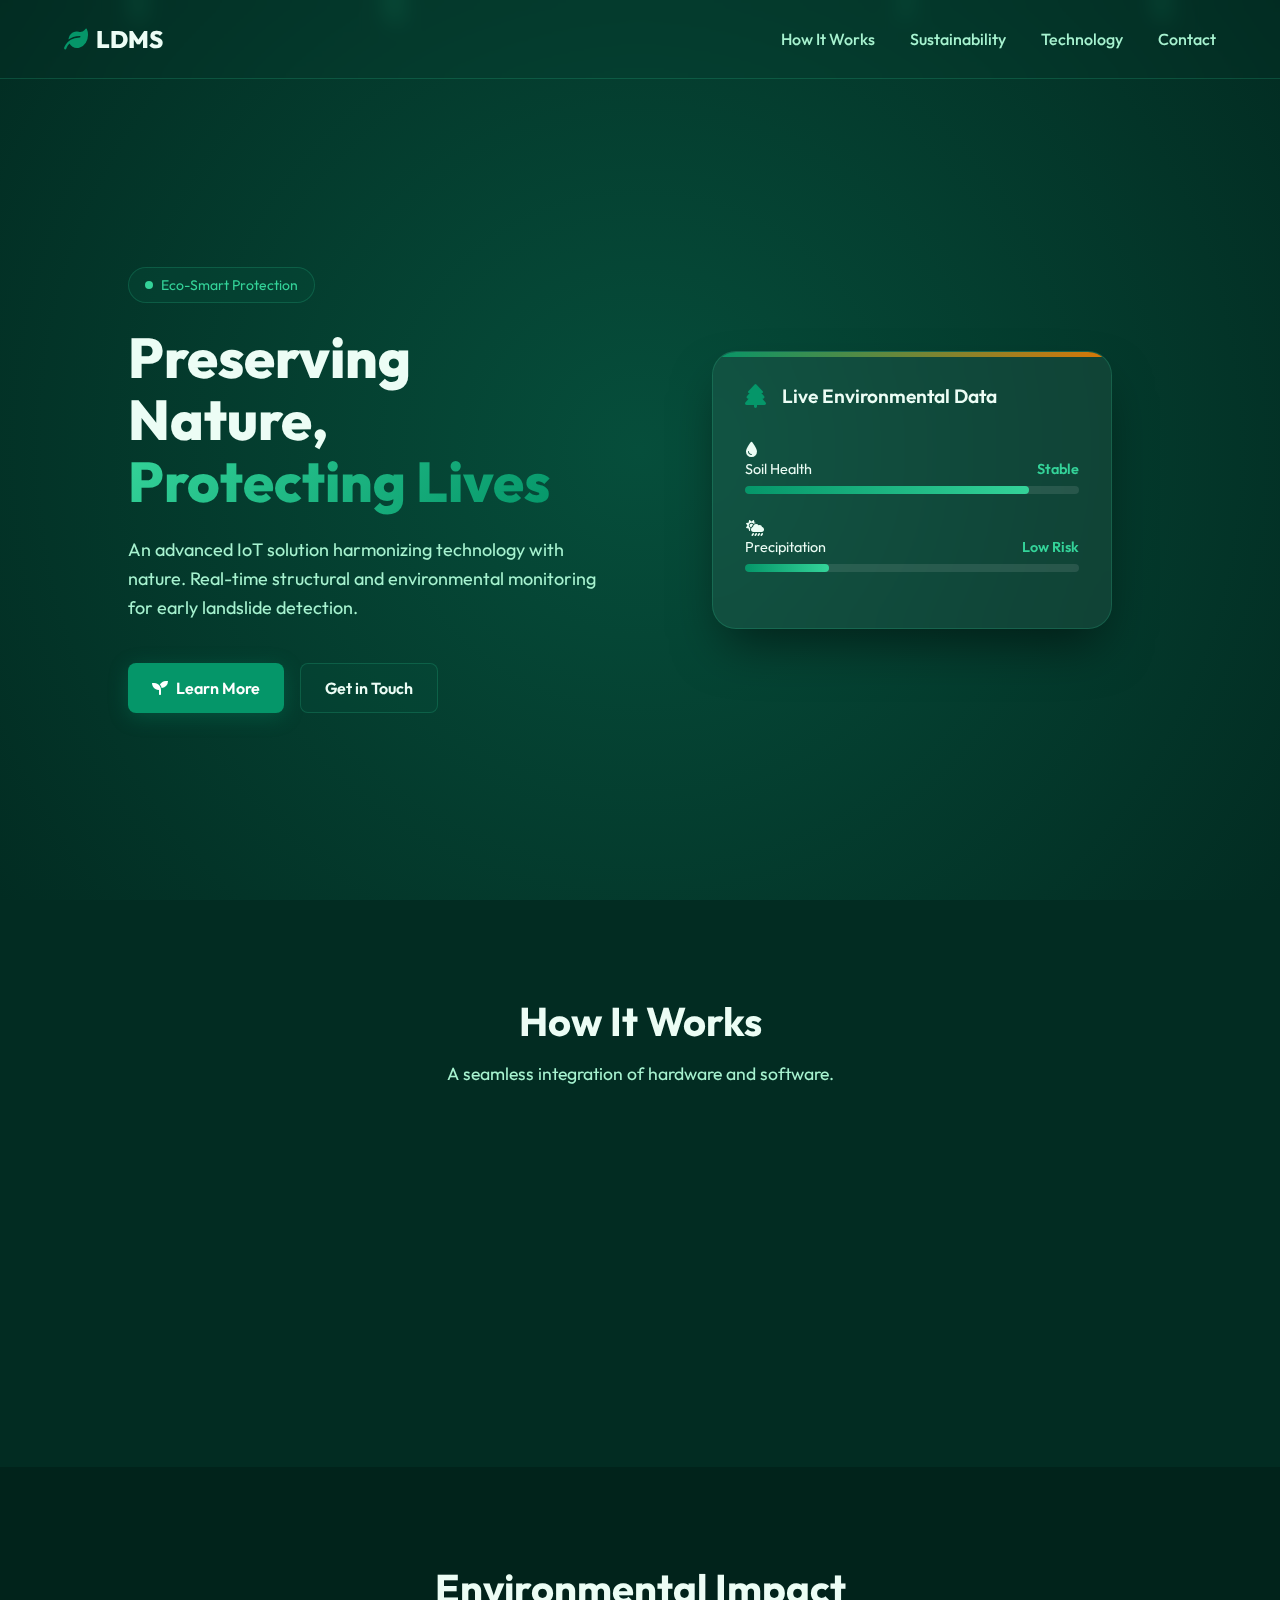
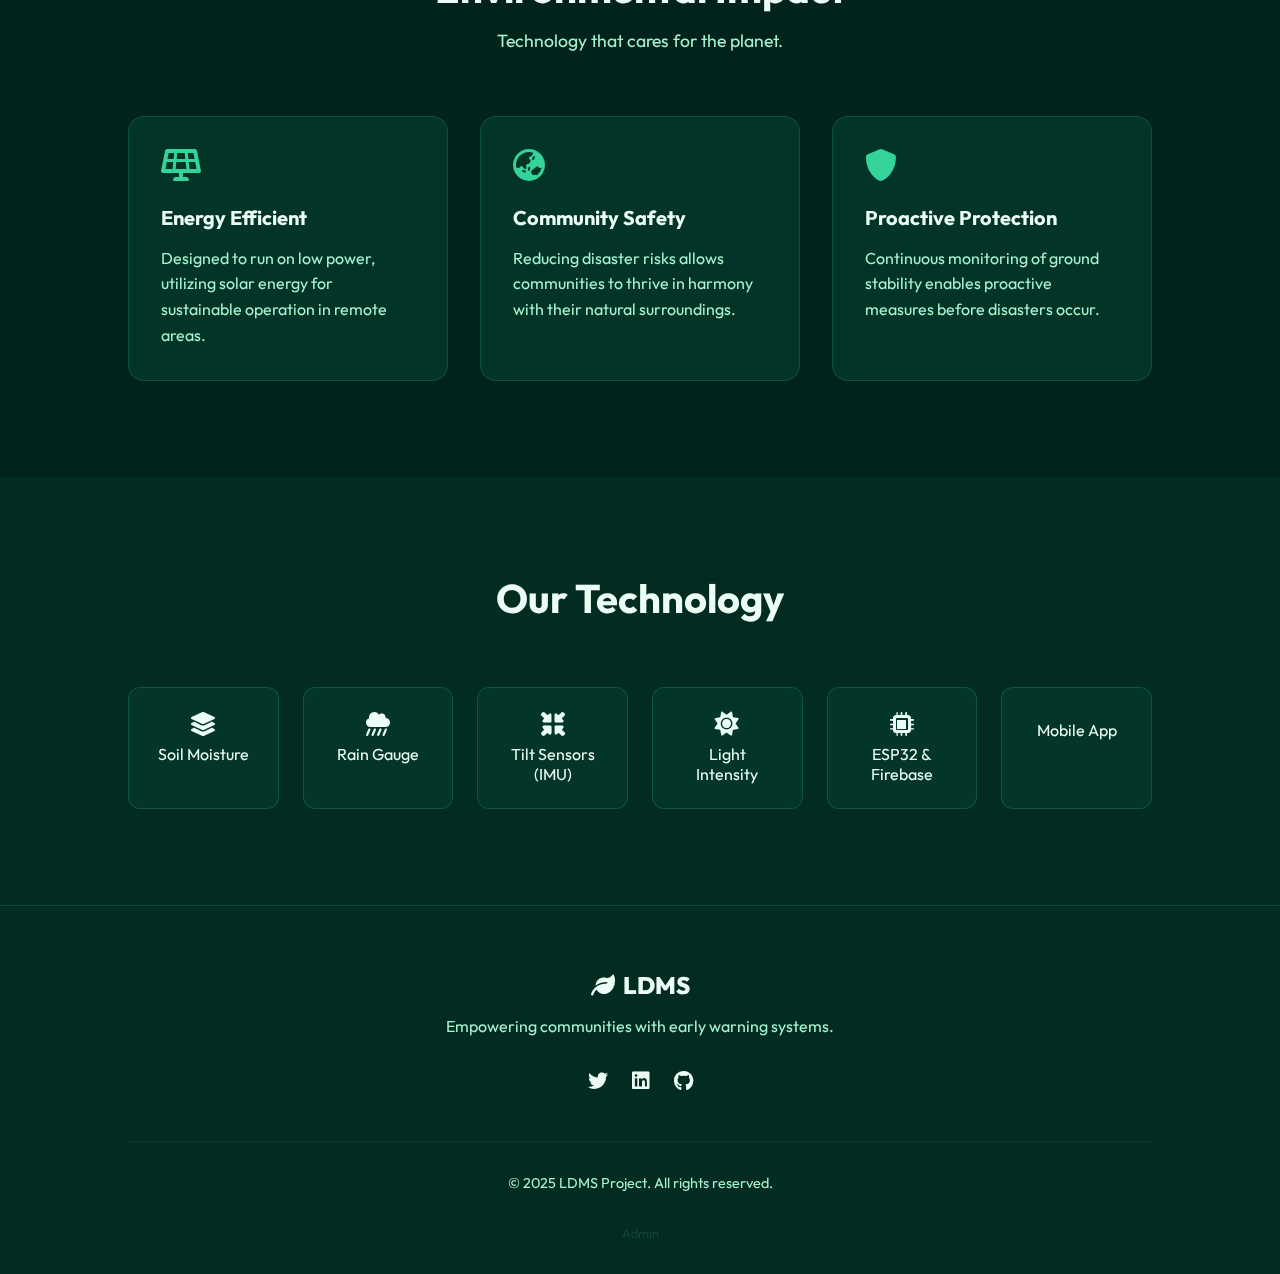
<file: web_app/index.html>
<!DOCTYPE html>
<html lang="en">
  <head>
    <meta charset="UTF-8" />
    <meta name="viewport" content="width=device-width, initial-scale=1.0" />
    <title>LDMS - Eco-Smart Landslide Monitoring</title>
    <link rel="stylesheet" href="landing.css" />
    <link
      rel="stylesheet"
      href="https://cdnjs.cloudflare.com/ajax/libs/font-awesome/6.0.0/css/all.min.css"
    />
    <link
      href="https://fonts.googleapis.com/css2?family=Outfit:wght@300;400;600;800&display=swap"
      rel="stylesheet"
    />
  </head>
  <body>
    <!-- Nature Background Animation -->
    <div class="background-animation">
      <div class="leaf"></div>
      <div class="leaf"></div>
      <div class="leaf"></div>
      <div class="leaf"></div>
      <div class="firefly"></div>
      <div class="firefly"></div>
      <div class="firefly"></div>
    </div>

    <nav class="navbar">
      <div class="logo">
        <i class="fas fa-leaf"></i>
        <span>LDMS</span>
      </div>
      <div class="nav-links">
        <a href="#how-it-works">How It Works</a>
        <a href="#impact">Sustainability</a>
        <a href="#technology">Technology</a>
        <a href="#contact">Contact</a>
      </div>
    </nav>

    <main class="hero-section">
      <div class="hero-content">
        <div class="badge">
          <span class="pulse"></span> Eco-Smart Protection
        </div>
        <h1 class="hero-title">
          Preserving Nature, <br />
          <span class="gradient-text">Protecting Lives</span>
        </h1>
        <p class="hero-subtitle">
          An advanced IoT solution harmonizing technology with nature. Real-time
          structural and environmental monitoring for early landslide detection.
        </p>
        <div class="cta-group">
          <a href="#how-it-works" class="btn btn-primary">
            <i class="fas fa-seedling"></i> Learn More
          </a>
          <a href="#contact" class="btn btn-secondary"> Get in Touch </a>
        </div>
      </div>

      <div class="hero-visual">
        <div class="eco-card">
          <div class="card-header">
            <i class="fas fa-tree"></i>
            <span>Live Environmental Data</span>
          </div>
          <div class="eco-stat">
            <div class="stat-icon"><i class="fas fa-tint"></i></div>
            <div class="stat-info">
              <span class="label">Soil Health</span>
              <span class="value">Stable</span>
            </div>
            <div class="stat-bar">
              <div class="fill" style="width: 85%"></div>
            </div>
          </div>
          <div class="eco-stat">
            <div class="stat-icon"><i class="fas fa-cloud-sun-rain"></i></div>
            <div class="stat-info">
              <span class="label">Precipitation</span>
              <span class="value">Low Risk</span>
            </div>
            <div class="stat-bar">
              <div class="fill" style="width: 25%"></div>
            </div>
          </div>
        </div>
      </div>
    </main>

    <section id="how-it-works" class="section">
      <div class="section-header">
        <h2>How It Works</h2>
        <p>A seamless integration of hardware and software.</p>
      </div>
      <div class="process-grid">
        <div class="process-step">
          <div class="step-icon"><i class="fas fa-broadcast-tower"></i></div>
          <h3>1. Sense</h3>
          <p>
            Precision sensors monitor soil moisture, rainfall, and ground tilt
            (IMU) to detect the slightest environmental changes.
          </p>
        </div>
        <div class="process-step">
          <div class="step-icon"><i class="fas fa-microchip"></i></div>
          <h3>2. Analyze</h3>
          <p>
            Advanced algorithms process sensor data to identify landslide risks
            and structural instability patterns.
          </p>
        </div>
        <div class="process-step">
          <div class="step-icon"><i class="fas fa-mobile-alt"></i></div>
          <h3>3. Alert</h3>
          <p>
            Instant alerts via Mobile App and Web Dashboard ensure timely
            evacuation and community safety.
          </p>
        </div>
      </div>
    </section>

    <section id="impact" class="section alt-bg">
      <div class="section-header">
        <h2>Environmental Impact</h2>
        <p>Technology that cares for the planet.</p>
      </div>
      <div class="impact-content">
        <div class="impact-card">
          <i class="fas fa-solar-panel"></i>
          <h3>Energy Efficient</h3>
          <p>
            Designed to run on low power, utilizing solar energy for sustainable
            operation in remote areas.
          </p>
        </div>
        <div class="impact-card">
          <i class="fas fa-globe-asia"></i>
          <h3>Community Safety</h3>
          <p>
            Reducing disaster risks allows communities to thrive in harmony with
            their natural surroundings.
          </p>
        </div>
        <div class="impact-card">
          <i class="fas fa-shield-alt"></i>
          <h3>Proactive Protection</h3>
          <p>
            Continuous monitoring of ground stability enables proactive measures
            before disasters occur.
          </p>
        </div>
      </div>
    </section>

    <section id="technology" class="section">
      <div class="section-header">
        <h2>Our Technology</h2>
      </div>
      <div class="tech-grid">
        <div class="tech-item">
          <i class="fas fa-layer-group"></i>
          <span>Soil Moisture</span>
        </div>
        <div class="tech-item">
          <i class="fas fa-cloud-showers-heavy"></i>
          <span>Rain Gauge</span>
        </div>
        <div class="tech-item">
          <i class="fas fa-compress-arrows-alt"></i>
          <span>Tilt Sensors (IMU)</span>
        </div>
        <div class="tech-item">
          <i class="fas fa-sun"></i>
          <span>Light Intensity</span>
        </div>
        <div class="tech-item">
          <i class="fas fa-microchip"></i>
          <span>ESP32 & Firebase</span>
        </div>
        <div class="tech-item">
          <i class="fas fa-mobile-screen"></i>
          <span>Mobile App</span>
        </div>
      </div>
    </section>

    <footer id="contact">
      <div class="footer-content">
        <div class="footer-logo"><i class="fas fa-leaf"></i> LDMS</div>
        <p>Empowering communities with early warning systems.</p>
        <div class="social-links">
          <a href="#"><i class="fab fa-twitter"></i></a>
          <a href="#"><i class="fab fa-linkedin"></i></a>
          <a href="#"><i class="fab fa-github"></i></a>
        </div>
        <div class="footer-bottom">
          <p>&copy; 2025 LDMS Project. All rights reserved.</p>
          <!-- Hidden Admin Link -->
          <a
            href="dashboard.html"
            class="admin-link"
            style="
              opacity: 0.1;
              font-size: 0.8rem;
              text-decoration: none;
              color: inherit;
            "
            >Admin</a
          >
        </div>
      </div>
    </footer>

    <script>
      const observer = new IntersectionObserver((entries) => {
        entries.forEach((entry) => {
          if (entry.isIntersecting) {
            entry.target.classList.add("visible");
          }
        });
      });

      document
        .querySelectorAll(".process-step, .impact-card, .tech-item")
        .forEach((el) => observer.observe(el));
    </script>
  </body>
</html>
</file>
<file: web_app/landing.css>
:root {
    /* Eco Palette */
    --primary: #059669;
    /* Deep Green */
    --primary-dark: #064e3b;
    /* Darker Green */
    --accent: #d97706;
    /* Earthy Gold */
    --bg-dark: #022c22;
    /* Very Dark Green/Black */
    --text-light: #ecfdf5;
    /* Pale Mint White */
    --text-dim: #a7f3d0;
    /* Soft Green Text */
    --glass: rgba(6, 78, 59, 0.3);
    --glass-border: rgba(52, 211, 153, 0.2);
    --card-bg: rgba(6, 78, 59, 0.4);
}

* {
    margin: 0;
    padding: 0;
    box-sizing: border-box;
    font-family: 'Outfit', sans-serif;
}

body {
    background-color: var(--bg-dark);
    color: var(--text-light);
    overflow-x: hidden;
    min-height: 100vh;
}

/* Background Animation */
.background-animation {
    position: fixed;
    top: 0;
    left: 0;
    width: 100%;
    height: 100%;
    z-index: -1;
    overflow: hidden;
    background: radial-gradient(circle at 50% 50%, #064e3b 0%, #022c22 100%);
}

.leaf {
    position: absolute;
    width: 20px;
    height: 20px;
    background: rgba(52, 211, 153, 0.1);
    border-radius: 0 50% 0 50%;
    animation: falling 15s linear infinite;
}

.leaf:nth-child(1) {
    left: 10%;
    animation-delay: 0s;
    transform: rotate(45deg);
}

.leaf:nth-child(2) {
    left: 30%;
    animation-delay: -5s;
    transform: rotate(15deg) scale(1.2);
}

.leaf:nth-child(3) {
    left: 70%;
    animation-delay: -10s;
    transform: rotate(60deg) scale(0.8);
}

.leaf:nth-child(4) {
    left: 90%;
    animation-delay: -2s;
    transform: rotate(-15deg);
}

.firefly {
    position: absolute;
    width: 4px;
    height: 4px;
    background: #fbbf24;
    border-radius: 50%;
    box-shadow: 0 0 10px #fbbf24;
    animation: fly 20s infinite ease-in-out;
    opacity: 0;
}

.firefly:nth-child(5) {
    top: 50%;
    left: 50%;
    animation-delay: 0s;
}

.firefly:nth-child(6) {
    top: 20%;
    left: 20%;
    animation-delay: -7s;
}

.firefly:nth-child(7) {
    top: 80%;
    left: 80%;
    animation-delay: -14s;
}

@keyframes falling {
    0% {
        top: -10%;
        transform: translateX(0) rotate(0deg);
        opacity: 0;
    }

    10% {
        opacity: 1;
    }

    100% {
        top: 110%;
        transform: translateX(100px) rotate(360deg);
        opacity: 0;
    }
}

@keyframes fly {

    0%,
    100% {
        transform: translate(0, 0);
        opacity: 0;
    }

    10%,
    90% {
        opacity: 1;
    }

    25% {
        transform: translate(100px, -50px);
    }

    50% {
        transform: translate(-50px, 100px);
    }

    75% {
        transform: translate(-100px, -50px);
    }
}

/* Navbar */
.navbar {
    display: flex;
    justify-content: space-between;
    align-items: center;
    padding: 1.5rem 5%;
    backdrop-filter: blur(10px);
    position: fixed;
    width: 100%;
    top: 0;
    z-index: 100;
    border-bottom: 1px solid var(--glass-border);
}

.logo {
    font-size: 1.5rem;
    font-weight: 800;
    display: flex;
    align-items: center;
    gap: 0.5rem;
    color: var(--text-light);
}

.logo i {
    color: var(--primary);
}

.nav-links a {
    color: var(--text-dim);
    text-decoration: none;
    margin-left: 2rem;
    transition: color 0.3s;
    font-weight: 500;
}

.nav-links a:hover {
    color: var(--text-light);
    color: #34d399;
}

/* Hero Section */
.hero-section {
    min-height: 100vh;
    display: flex;
    align-items: center;
    justify-content: space-between;
    padding: 0 10%;
    padding-top: 80px;
    gap: 4rem;
    position: relative;
    z-index: 1;
}

.hero-bg-image {
    position: absolute;
    top: 0;
    left: 0;
    width: 100%;
    height: 100%;
    object-fit: cover;
    z-index: -2;
    opacity: 0.4;
    mix-blend-mode: overlay;
}

.hero-content {
    flex: 1;
    max-width: 600px;
    animation: slideUp 1s ease-out;
}

.badge {
    display: inline-flex;
    align-items: center;
    gap: 0.5rem;
    padding: 0.5rem 1rem;
    background: var(--glass);
    border: 1px solid var(--glass-border);
    border-radius: 50px;
    font-size: 0.875rem;
    color: #34d399;
    margin-bottom: 1.5rem;
}

.pulse {
    width: 8px;
    height: 8px;
    background-color: #34d399;
    border-radius: 50%;
    box-shadow: 0 0 0 0 rgba(52, 211, 153, 0.7);
    animation: pulse 2s infinite;
}

@keyframes pulse {
    0% {
        box-shadow: 0 0 0 0 rgba(52, 211, 153, 0.7);
    }

    70% {
        box-shadow: 0 0 0 10px rgba(52, 211, 153, 0);
    }

    100% {
        box-shadow: 0 0 0 0 rgba(52, 211, 153, 0);
    }
}

.hero-title {
    font-size: 3.5rem;
    line-height: 1.1;
    font-weight: 800;
    margin-bottom: 1.5rem;
}

.gradient-text {
    background: linear-gradient(135deg, #34d399 0%, #059669 100%);
    background-clip: text;
    -webkit-background-clip: text;
    -webkit-text-fill-color: transparent;
}

.hero-subtitle {
    color: var(--text-dim);
    font-size: 1.125rem;
    line-height: 1.6;
    margin-bottom: 2.5rem;
}

.cta-group {
    display: flex;
    gap: 1rem;
}

.btn {
    padding: 0.875rem 1.5rem;
    border-radius: 8px;
    text-decoration: none;
    font-weight: 600;
    transition: all 0.3s ease;
    display: inline-flex;
    align-items: center;
    gap: 0.5rem;
}

.btn-primary {
    background: var(--primary);
    color: white;
    box-shadow: 0 4px 20px rgba(5, 150, 105, 0.3);
}

.btn-primary:hover {
    background: var(--primary-dark);
    transform: translateY(-2px);
}

.btn-secondary {
    background: var(--glass);
    color: var(--text-light);
    border: 1px solid var(--glass-border);
}

.btn-secondary:hover {
    background: rgba(255, 255, 255, 0.1);
}

/* Hero Visual - Eco Card */
.hero-visual {
    flex: 1;
    display: flex;
    justify-content: center;
    animation: fadeIn 1.5s ease-out;
}

.eco-card {
    background: rgba(255, 255, 255, 0.05);
    border: 1px solid var(--glass-border);
    padding: 2rem;
    border-radius: 24px;
    width: 100%;
    max-width: 400px;
    backdrop-filter: blur(20px);
    box-shadow: 0 25px 50px -12px rgba(0, 0, 0, 0.5);
    position: relative;
    overflow: hidden;
}

.eco-card::before {
    content: '';
    position: absolute;
    top: 0;
    left: 0;
    width: 100%;
    height: 5px;
    background: linear-gradient(90deg, var(--primary), var(--accent));
}

.card-header {
    display: flex;
    align-items: center;
    gap: 1rem;
    margin-bottom: 2rem;
    font-size: 1.2rem;
    font-weight: 600;
}

.card-header i {
    color: var(--primary);
    font-size: 1.5rem;
}

.eco-stat {
    margin-bottom: 1.5rem;
}

.stat-info {
    display: flex;
    justify-content: space-between;
    margin-bottom: 0.5rem;
    font-size: 0.9rem;
}

.stat-info .value {
    color: #34d399;
    font-weight: 600;
}

.stat-bar {
    height: 8px;
    background: rgba(255, 255, 255, 0.1);
    border-radius: 4px;
    overflow: hidden;
}

.stat-bar .fill {
    height: 100%;
    background: linear-gradient(90deg, var(--primary), #34d399);
    border-radius: 4px;
}

/* Sections */
.section {
    padding: 6rem 10%;
}

.alt-bg {
    background: rgba(0, 0, 0, 0.2);
}

.section-header {
    text-align: center;
    margin-bottom: 4rem;
}

.section-header h2 {
    font-size: 2.5rem;
    margin-bottom: 1rem;
    color: var(--text-light);
}

.section-header p {
    color: var(--text-dim);
    font-size: 1.1rem;
}

/* Process Grid */
.process-grid {
    display: grid;
    grid-template-columns: repeat(auto-fit, minmax(250px, 1fr));
    gap: 3rem;
}

.process-step {
    text-align: center;
    opacity: 0;
    transform: translateY(20px);
    transition: all 0.6s ease;
}

.process-step.visible {
    opacity: 1;
    transform: translateY(0);
}

.step-icon {
    width: 80px;
    height: 80px;
    background: var(--glass);
    border: 1px solid var(--glass-border);
    border-radius: 50%;
    display: flex;
    align-items: center;
    justify-content: center;
    margin: 0 auto 1.5rem;
    font-size: 2rem;
    color: var(--accent);
}

.process-step h3 {
    margin-bottom: 1rem;
    font-size: 1.25rem;
}

.process-step p {
    color: var(--text-dim);
    line-height: 1.6;
}

/* Impact Content */
.impact-content {
    display: grid;
    grid-template-columns: repeat(auto-fit, minmax(300px, 1fr));
    gap: 2rem;
}

.impact-card {
    background: var(--card-bg);
    padding: 2rem;
    border-radius: 16px;
    border: 1px solid var(--glass-border);
    transition: transform 0.3s ease;
}

.impact-card:hover {
    transform: translateY(-5px);
    background: rgba(6, 78, 59, 0.6);
}

.impact-card i {
    font-size: 2rem;
    color: #34d399;
    margin-bottom: 1.5rem;
}

.impact-card h3 {
    margin-bottom: 1rem;
    font-size: 1.25rem;
}

.impact-card p {
    color: var(--text-dim);
    line-height: 1.6;
}

/* Tech Grid */
.tech-grid {
    display: grid;
    grid-template-columns: repeat(auto-fit, minmax(150px, 1fr));
    gap: 1.5rem;
}

.tech-item {
    background: var(--glass);
    padding: 1.5rem;
    border-radius: 12px;
    text-align: center;
    border: 1px solid var(--glass-border);
    transition: all 0.3s ease;
}

.tech-item:hover {
    background: var(--primary);
    border-color: var(--primary);
}

.tech-item i {
    font-size: 1.5rem;
    margin-bottom: 0.5rem;
    display: block;
}

/* Gallery Section */
.gallery-grid {
    display: grid;
    grid-template-columns: repeat(auto-fit, minmax(300px, 1fr));
    gap: 2rem;
    margin-top: 2rem;
}

.gallery-item {
    border-radius: 16px;
    overflow: hidden;
    border: 1px solid var(--glass-border);
    position: relative;
    aspect-ratio: 16/9;
    opacity: 0;
    transform: translateY(20px);
    transition: all 0.6s ease;
}

.gallery-item.visible {
    opacity: 1;
    transform: translateY(0);
}

.gallery-item img, .gallery-item video {
    width: 100%;
    height: 100%;
    object-fit: cover;
    transition: transform 0.5s ease;
}

.gallery-item:hover img, .gallery-item:hover video {
    transform: scale(1.05);
}

.gallery-caption {
    position: absolute;
    bottom: 0;
    left: 0;
    width: 100%;
    padding: 1rem;
    background: linear-gradient(to top, rgba(0,0,0,0.8), transparent);
    color: var(--text-light);
    font-weight: 600;
}

/* Lightbox */
.lightbox {
    display: none;
    position: fixed;
    z-index: 1000;
    padding-top: 50px;
    left: 0;
    top: 0;
    width: 100%;
    height: 100%;
    overflow: auto;
    background-color: rgba(0, 0, 0, 0.9);
    backdrop-filter: blur(5px);
}

.lightbox-content {
    margin: auto;
    display: block;
    width: 80%;
    max-width: 1000px;
    max-height: 80vh;
    position: relative;
    text-align: center;
    display: flex;
    justify-content: center;
    align-items: center;
    height: 80%;
}

.lightbox-content img, .lightbox-content video {
    max-width: 100%;
    max-height: 80vh;
    border-radius: 8px;
    box-shadow: 0 0 20px rgba(0,0,0,0.5);
}

.close-lightbox {
    position: absolute;
    top: 15px;
    right: 35px;
    color: #f1f1f1;
    font-size: 40px;
    font-weight: bold;
    transition: 0.3s;
    cursor: pointer;
    z-index: 1001;
}

.close-lightbox:hover,
.close-lightbox:focus {
    color: var(--primary);
    text-decoration: none;
    cursor: pointer;
}

/* Footer */
footer {
    background: #022c22;
    padding: 4rem 10% 2rem;
    border-top: 1px solid var(--glass-border);
    text-align: center;
}

.footer-logo {
    font-size: 1.5rem;
    font-weight: 800;
    margin-bottom: 1rem;
    display: inline-flex;
    align-items: center;
    gap: 0.5rem;
}

.footer-content p {
    color: var(--text-dim);
    margin-bottom: 2rem;
}

.social-links {
    display: flex;
    justify-content: center;
    gap: 1.5rem;
    margin-bottom: 3rem;
}

.social-links a {
    color: var(--text-light);
    font-size: 1.25rem;
    transition: color 0.3s;
}

.social-links a:hover {
    color: var(--primary);
}

.footer-bottom {
    padding-top: 2rem;
    border-top: 1px solid rgba(255, 255, 255, 0.05);
    font-size: 0.9rem;
    color: var(--text-dim);
}

/* Animations */
@keyframes slideUp {
    from {
        opacity: 0;
        transform: translateY(30px);
    }

    to {
        opacity: 1;
        transform: translateY(0);
    }
}

@keyframes fadeIn {
    from {
        opacity: 0;
    }

    to {
        opacity: 1;
    }
}

/* Responsive */
@media (max-width: 768px) {
    .hero-section {
        flex-direction: column;
        padding-top: 100px;
        text-align: center;
    }

    .hero-title {
        font-size: 2.5rem;
    }

    .cta-group {
        justify-content: center;
    }

    .nav-links {
        display: none;
    }
}
</file>
